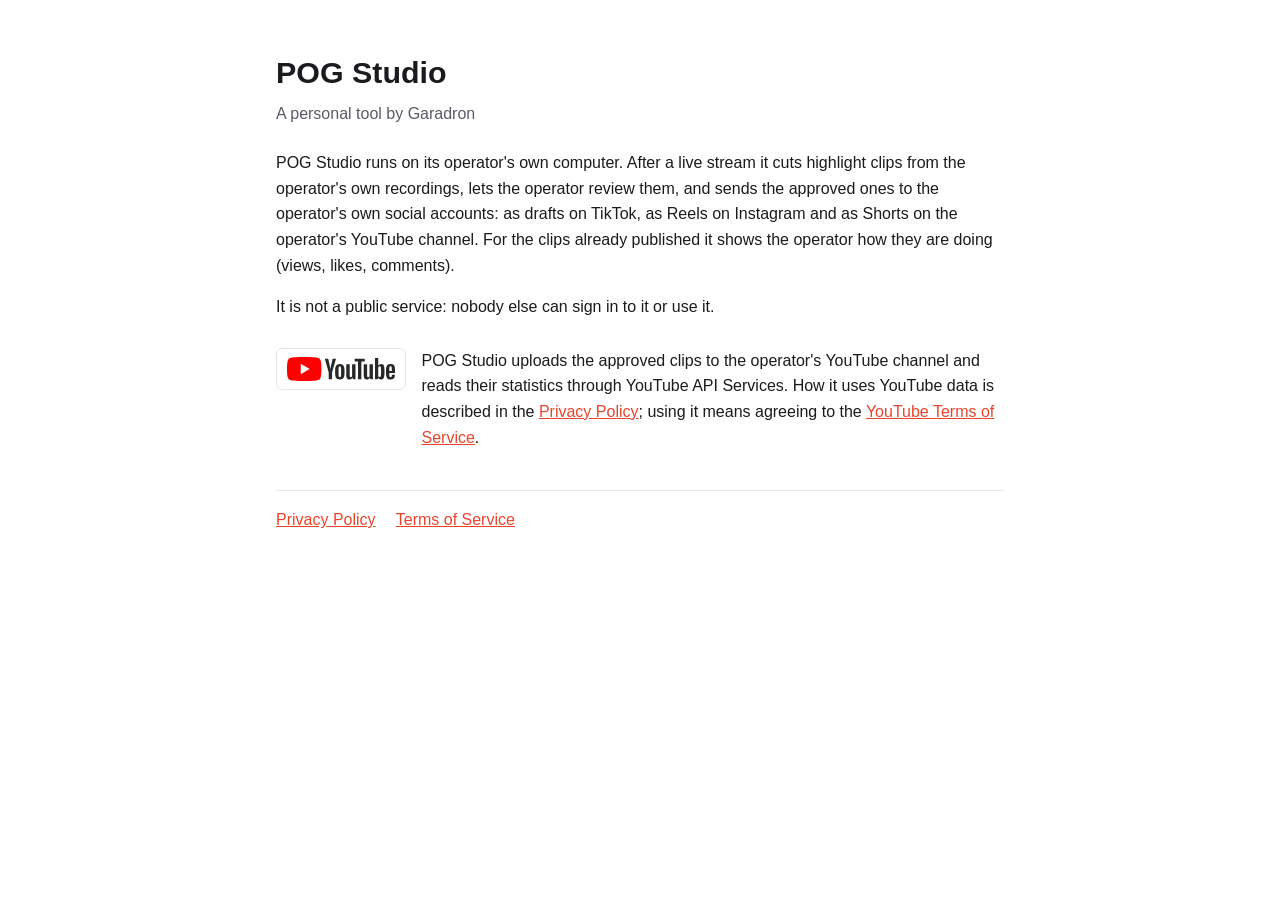
<file: index.html>
<!doctype html>
<html lang="en">
<head>
  <meta charset="utf-8">
  <meta name="viewport" content="width=device-width, initial-scale=1">
  <title>POG Studio</title>
  <link rel="stylesheet" href="style.css">
</head>
<body>
<main>
  <h1>POG Studio</h1>
  <p class="updated">A personal tool by Garadron</p>
  <p>POG Studio runs on its operator's own computer. After a live stream it cuts highlight clips from the
     operator's own recordings, lets the operator review them, and sends the approved ones to the operator's
     own social accounts: as drafts on TikTok, as Reels on Instagram and as Shorts on the operator's YouTube
     channel. For the clips already published it shows the operator how they are doing (views, likes,
     comments).</p>
  <p>It is not a public service: nobody else can sign in to it or use it.</p>
  <div class="youtube">
    <a class="yt-logo" href="https://www.youtube.com/@Garadron91/shorts" title="The operator's Shorts on YouTube">
      <img src="youtube-logo.svg" alt="YouTube" height="24"></a>
    <p>POG Studio uploads the approved clips to the operator's YouTube channel and reads their statistics through
       YouTube API Services. How it uses YouTube data is described in the <a href="privacy.html">Privacy
       Policy</a>; using it means agreeing to the <a href="https://www.youtube.com/t/terms">YouTube Terms of
       Service</a>.</p>
  </div>
  <nav>
    <a href="privacy.html">Privacy Policy</a>
    <a href="terms.html">Terms of Service</a>
  </nav>
</main>
</body>
</html>
</file>
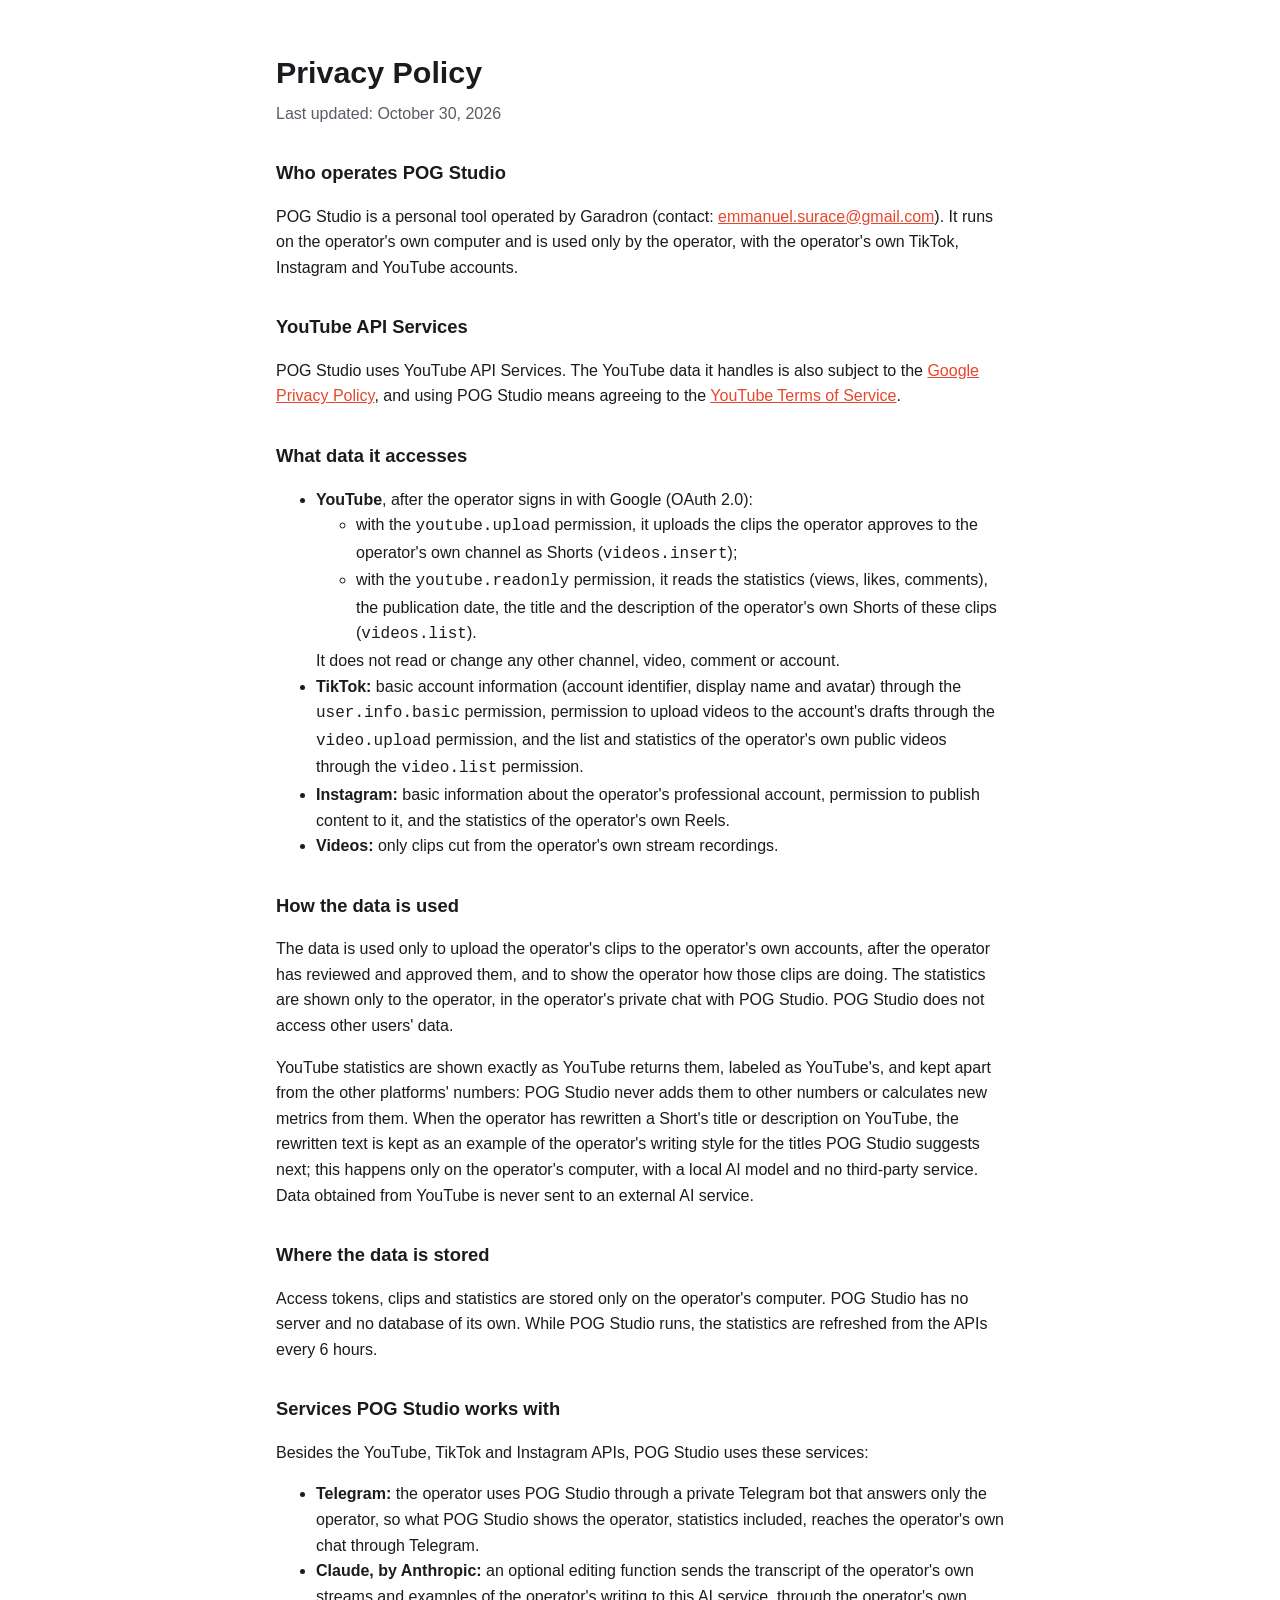
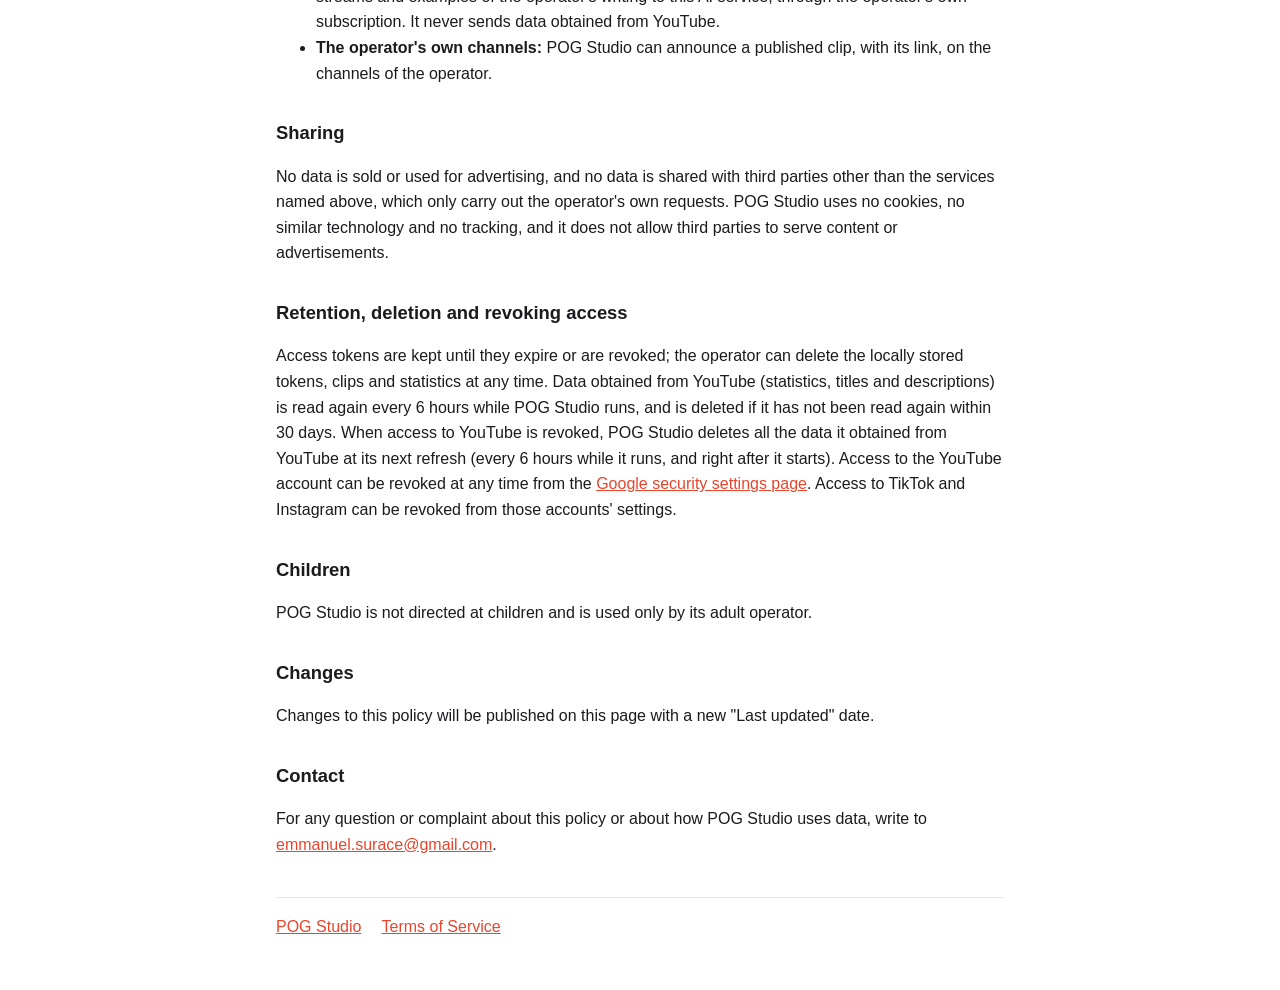
<file: privacy.html>
<!doctype html>
<html lang="en">
<head>
  <meta charset="utf-8">
  <meta name="viewport" content="width=device-width, initial-scale=1">
  <title>POG Studio Privacy Policy</title>
  <link rel="stylesheet" href="style.css">
</head>
<body>
<main>
  <h1>Privacy Policy</h1>
  <p class="updated">Last updated: October 30, 2026</p>

  <h2>Who operates POG Studio</h2>
  <p>POG Studio is a personal tool operated by Garadron (contact:
     <a href="mailto:emmanuel.surace@gmail.com">emmanuel.surace@gmail.com</a>). It runs on the operator's own
     computer and is used only by the operator, with the operator's own TikTok, Instagram and YouTube
     accounts.</p>

  <h2>YouTube API Services</h2>
  <p>POG Studio uses YouTube API Services. The YouTube data it handles is also subject to the
     <a href="http://www.google.com/policies/privacy">Google Privacy Policy</a>, and using POG Studio means
     agreeing to the <a href="https://www.youtube.com/t/terms">YouTube Terms of Service</a>.</p>

  <h2>What data it accesses</h2>
  <ul>
    <li><strong>YouTube</strong>, after the operator signs in with Google (OAuth 2.0):
        <ul>
          <li>with the <code>youtube.upload</code> permission, it uploads the clips the operator approves to the
              operator's own channel as Shorts (<code>videos.insert</code>);</li>
          <li>with the <code>youtube.readonly</code> permission, it reads the statistics (views, likes, comments),
              the publication date, the title and the description of the operator's own Shorts of these clips
              (<code>videos.list</code>).</li>
        </ul>
        It does not read or change any other channel, video, comment or account.</li>
    <li><strong>TikTok:</strong> basic account information (account identifier, display name and avatar) through the
        <code>user.info.basic</code> permission, permission to upload videos to the account's drafts through the
        <code>video.upload</code> permission, and the list and statistics of the operator's own public videos
        through the <code>video.list</code> permission.</li>
    <li><strong>Instagram:</strong> basic information about the operator's professional account, permission to
        publish content to it, and the statistics of the operator's own Reels.</li>
    <li><strong>Videos:</strong> only clips cut from the operator's own stream recordings.</li>
  </ul>

  <h2>How the data is used</h2>
  <p>The data is used only to upload the operator's clips to the operator's own accounts, after the operator has
     reviewed and approved them, and to show the operator how those clips are doing. The statistics are shown only
     to the operator, in the operator's private chat with POG Studio. POG Studio does not access other users'
     data.</p>
  <p>YouTube statistics are shown exactly as YouTube returns them, labeled as YouTube's, and kept apart from the
     other platforms' numbers: POG Studio never adds them to other numbers or calculates new metrics from them.
     When the operator has rewritten a Short's title or description on YouTube, the rewritten text is kept as an
     example of the operator's writing style for the titles POG Studio suggests next; this happens only on the
     operator's computer, with a local AI model and no third-party service. Data obtained from YouTube is never
     sent to an external AI service.</p>

  <h2>Where the data is stored</h2>
  <p>Access tokens, clips and statistics are stored only on the operator's computer. POG Studio has no server and
     no database of its own. While POG Studio runs, the statistics are refreshed from the APIs every 6 hours.</p>

  <h2>Services POG Studio works with</h2>
  <p>Besides the YouTube, TikTok and Instagram APIs, POG Studio uses these services:</p>
  <ul>
    <li><strong>Telegram:</strong> the operator uses POG Studio through a private Telegram bot that answers only
        the operator, so what POG Studio shows the operator, statistics included, reaches the operator's own chat
        through Telegram.</li>
    <li><strong>Claude, by Anthropic:</strong> an optional editing function sends the transcript of the operator's
        own streams and examples of the operator's writing to this AI service, through the operator's own
        subscription. It never sends data obtained from YouTube.</li>
    <li><strong>The operator's own channels:</strong> POG Studio can announce a published clip, with its link, on
        the channels of the operator.</li>
  </ul>

  <h2>Sharing</h2>
  <p>No data is sold or used for advertising, and no data is shared with third parties other than the services
     named above, which only carry out the operator's own requests. POG Studio uses no cookies, no similar
     technology and no tracking, and it does not allow third parties to serve content or advertisements.</p>

  <h2>Retention, deletion and revoking access</h2>
  <p>Access tokens are kept until they expire or are revoked; the operator can delete the locally stored tokens,
     clips and statistics at any time. Data obtained from YouTube (statistics, titles and descriptions) is read
     again every 6 hours while POG Studio runs, and is deleted if it has not been read again within 30 days. When
     access to YouTube is revoked, POG Studio deletes all the data it obtained from YouTube at its next refresh
     (every 6 hours while it runs, and right after it starts). Access to the YouTube account can be revoked at
     any time from the
     <a href="https://security.google.com/settings/security/permissions">Google security settings page</a>.
     Access to TikTok and Instagram can be revoked from those accounts' settings.</p>

  <h2>Children</h2>
  <p>POG Studio is not directed at children and is used only by its adult operator.</p>

  <h2>Changes</h2>
  <p>Changes to this policy will be published on this page with a new "Last updated" date.</p>

  <h2>Contact</h2>
  <p>For any question or complaint about this policy or about how POG Studio uses data, write to
     <a href="mailto:emmanuel.surace@gmail.com">emmanuel.surace@gmail.com</a>.</p>

  <nav>
    <a href="index.html">POG Studio</a>
    <a href="terms.html">Terms of Service</a>
  </nav>
</main>
</body>
</html>
</file>
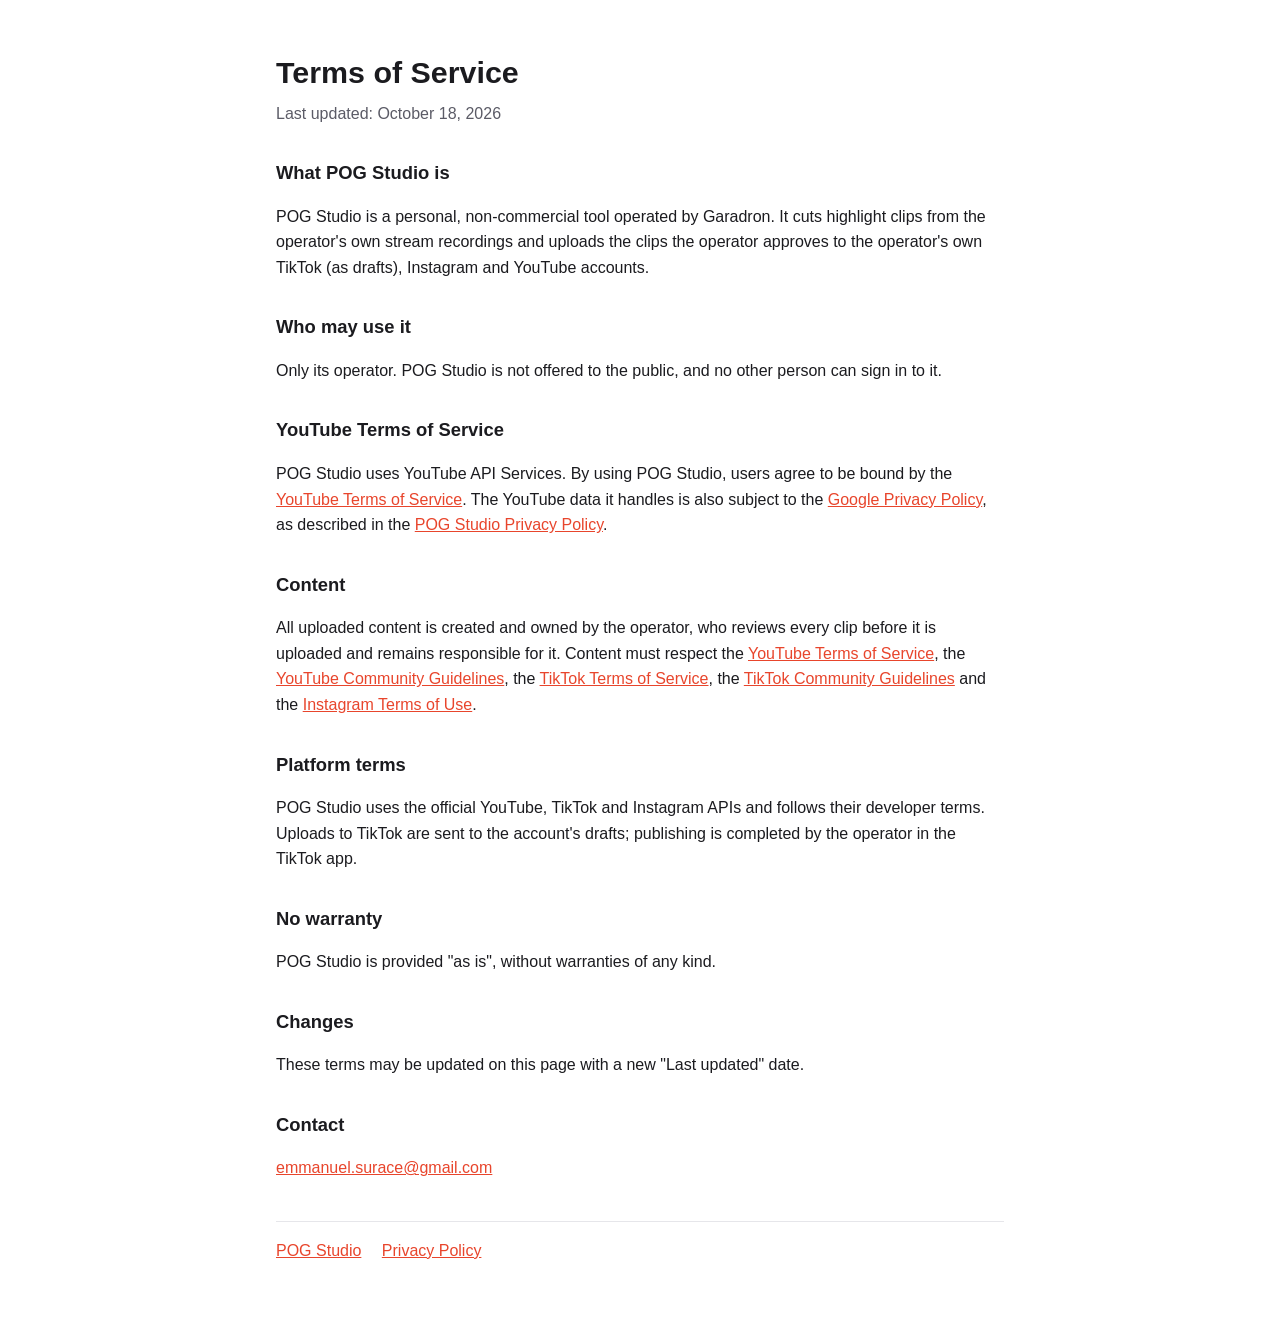
<file: terms.html>
<!doctype html>
<html lang="en">
<head>
  <meta charset="utf-8">
  <meta name="viewport" content="width=device-width, initial-scale=1">
  <title>POG Studio Terms of Service</title>
  <link rel="stylesheet" href="style.css">
</head>
<body>
<main>
  <h1>Terms of Service</h1>
  <p class="updated">Last updated: October 18, 2026</p>

  <h2>What POG Studio is</h2>
  <p>POG Studio is a personal, non-commercial tool operated by Garadron. It cuts highlight clips from the
     operator's own stream recordings and uploads the clips the operator approves to the operator's own TikTok
     (as drafts), Instagram and YouTube accounts.</p>

  <h2>Who may use it</h2>
  <p>Only its operator. POG Studio is not offered to the public, and no other person can sign in to it.</p>

  <h2>YouTube Terms of Service</h2>
  <p>POG Studio uses YouTube API Services. By using POG Studio, users agree to be bound by the
     <a href="https://www.youtube.com/t/terms">YouTube Terms of Service</a>. The YouTube data it handles is also
     subject to the <a href="http://www.google.com/policies/privacy">Google Privacy Policy</a>, as described in
     the <a href="privacy.html">POG Studio Privacy Policy</a>.</p>

  <h2>Content</h2>
  <p>All uploaded content is created and owned by the operator, who reviews every clip before it is uploaded and
     remains responsible for it. Content must respect the
     <a href="https://www.youtube.com/t/terms">YouTube Terms of Service</a>, the
     <a href="https://www.youtube.com/howyoutubeworks/policies/community-guidelines/">YouTube Community
     Guidelines</a>, the
     <a href="https://www.tiktok.com/legal/page/global/terms-of-service/en">TikTok Terms of Service</a>, the
     <a href="https://www.tiktok.com/community-guidelines">TikTok Community Guidelines</a> and the
     <a href="https://help.instagram.com/581066165581870">Instagram Terms of Use</a>.</p>

  <h2>Platform terms</h2>
  <p>POG Studio uses the official YouTube, TikTok and Instagram APIs and follows their developer terms. Uploads to
     TikTok are sent to the account's drafts; publishing is completed by the operator in the TikTok app.</p>

  <h2>No warranty</h2>
  <p>POG Studio is provided "as is", without warranties of any kind.</p>

  <h2>Changes</h2>
  <p>These terms may be updated on this page with a new "Last updated" date.</p>

  <h2>Contact</h2>
  <p><a href="mailto:emmanuel.surace@gmail.com">emmanuel.surace@gmail.com</a></p>

  <nav>
    <a href="index.html">POG Studio</a>
    <a href="privacy.html">Privacy Policy</a>
  </nav>
</main>
</body>
</html>
</file>
<file: style.css>
:root { --bg: #ffffff; --text: #1b1b1f; --muted: #5b5b66; --accent: #e8452c; --line: #e6e6ea; }
@media (prefers-color-scheme: dark) {
  :root { --bg: #121216; --text: #ececf1; --muted: #a3a3ad; --accent: #ff6a4d; --line: #2a2a31; }
}
* { box-sizing: border-box; }
body { margin: 0; background: var(--bg); color: var(--text);
       font: 16px/1.6 -apple-system, "Segoe UI", Roboto, Helvetica, Arial, sans-serif; }
main { max-width: 760px; margin: 0 auto; padding: 48px 16px 64px; }
h1 { font-size: 1.9rem; margin: 0 0 4px; }
h2 { font-size: 1.15rem; margin: 32px 0 8px; }
p, li { color: var(--text); }
.updated { color: var(--muted); margin: 0 0 24px; }
a { color: var(--accent); }
nav { border-top: 1px solid var(--line); margin-top: 40px; padding-top: 16px; color: var(--muted); }
nav a { margin-right: 16px; }
.youtube { display: flex; gap: 16px; align-items: flex-start; margin-top: 28px; }
.youtube p { margin: 0; }
/* The logo is never recolored: on a dark page it sits on white, for contrast (YouTube branding guidelines). */
.yt-logo { flex: none; display: inline-block; background: #ffffff; padding: 8px 10px; border-radius: 6px;
           border: 1px solid var(--line); line-height: 0; }
</file>
